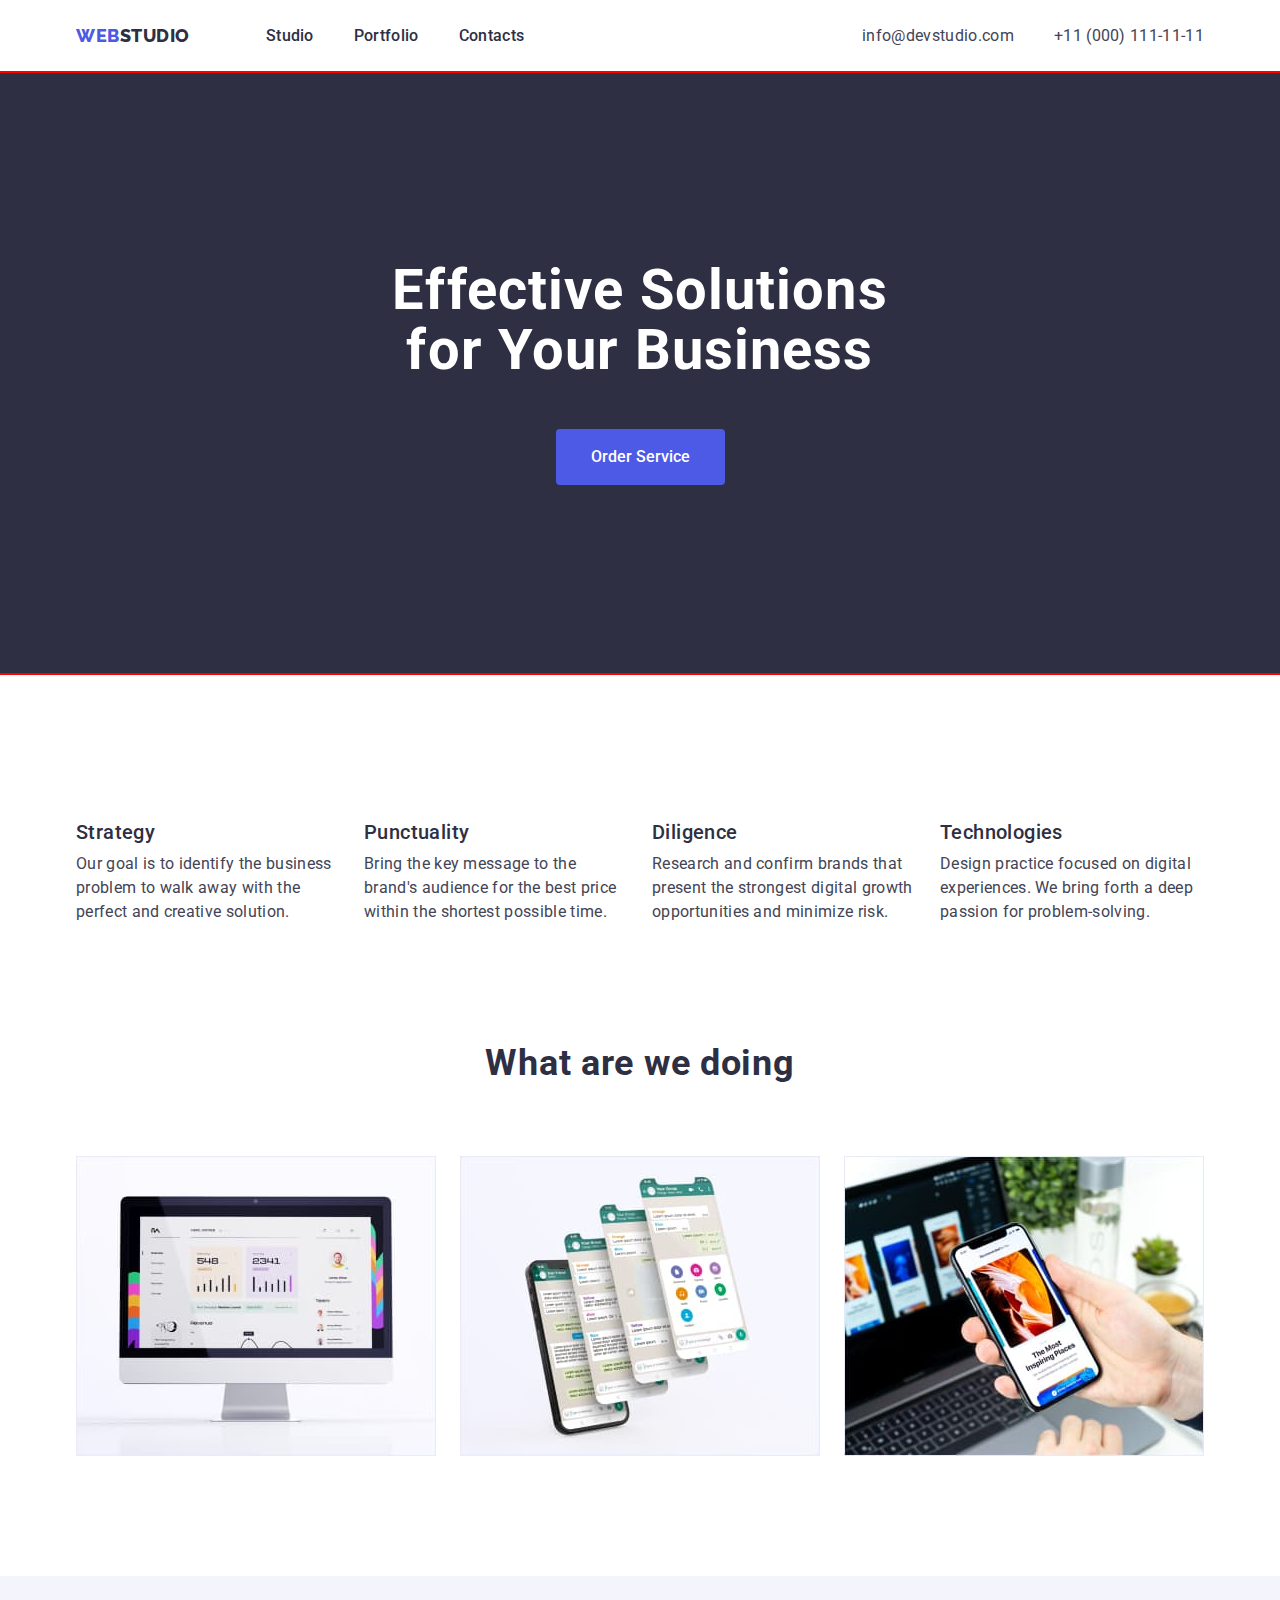
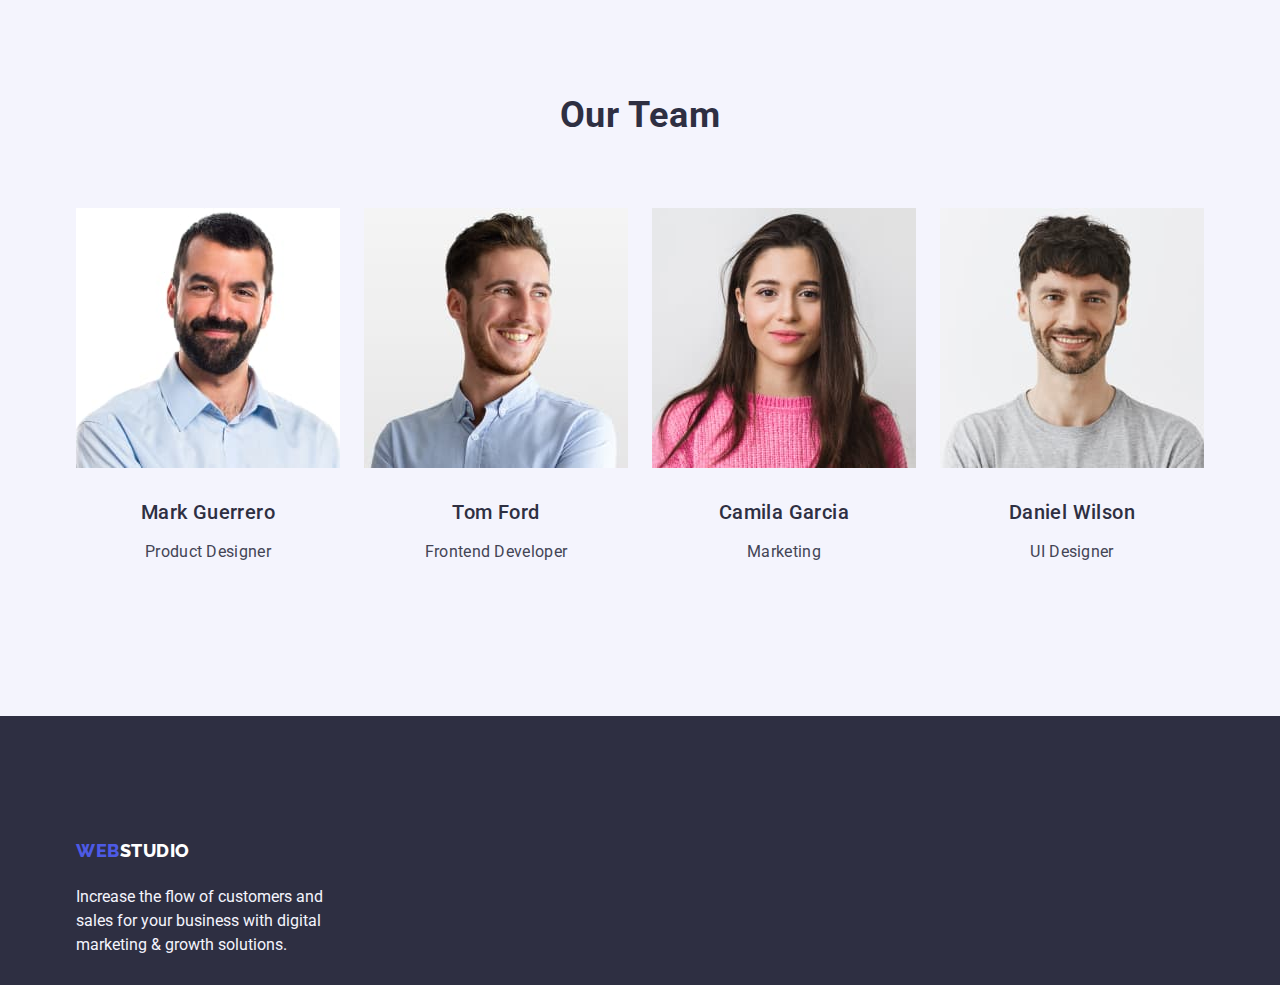
<file: index.html>
<!DOCTYPE html>
<html lang="en">
  <head>
    <meta charset="UTF-8" />
    <meta http-equiv="X-UA-Compatible" content="IE=edge" />
    <meta name="viewport" content="width=device-width, initial-scale=1.0" />
    <title>webstudio</title>
    <link rel="preconnect" href="https://fonts.googleapis.com" />
    <link rel="preconnect" href="https://fonts.gstatic.com" crossorigin />
    <link
      href="https://fonts.googleapis.com/css2?family=Raleway:wght@800&family=Roboto:wght@400;500;700;900&display=swap"
      rel="stylesheet"
    />
    <link
      rel="stylesheet"
      href="https://cdn.jsdelivr.net/npm/modern-normalize@1.1.0/modern-normalize.min.css"
    />
    <link rel="stylesheet" href="./css/styles.css" />
  </head>
  <body>
    <header class="headefr-clas">
      <!--navigation -------------------------------------------------------------------------->
      <div class="container page-header-container">
        <nav class="page-nav">

            <a class="logo" href="./index.html"
            >WEB<span class="studio">Studio</span></a
          >

          <ul class="list list-nav">
            <li class="nav-list-items">
              <a class="nav" href="./index.html">Studio</a>
            </li>
            <li class="nav-list-items">
              <a class="nav" href="./portfolio.html">Portfolio</a>
            </li>
            <li class="nav-list-items">
              <a class="nav" href="">Contacts</a>
            </li>
          </ul>

        </nav>
        <address class="address-list">
          <ul class="list list-nav">
            <li>
              <a class="list-mail" href="mailto:info@devstudio.com"
                >info@devstudio.com</a
              >
            </li>
            <li>
              <a class="list-phone" href="tel:+110001111111"
                >+11 (000) 111-11-11</a
              >
            </li>
          </ul>
        </address>
      </div>
    </header>
    <main>
      <!--section-1 HERO ----------------------------------------------------------------------->
      <section class="hero-containetr">
        <div class="container">
          <h1 class="hero-text">Effective Solutions for Your Business</h1>
            <button class="order-button" type="button">Order Service</button>
        </div>
      </section>
      <!--section-2 FEATURES --------------------------------------------------------------------------->
      <section class="fet-section">
        <div class="container fet-section">
          <h2 hidden>features</h2>
          <ul class="list features-list">
            <li class="features-list-items">
              <h3 class="competition">Strategy</h3>
              <p class="paragraf f-par">
                Our goal is to identify the business problem to walk away with
                the perfect and creative solution.
              </p>
            </li>
            <li class="features-list-items">
              <h3 class="competition">Punctuality</h3>
              <p class="paragraf f-par">
                Bring the key message to the brand's audience for the best price
                within the shortest possible time.
              </p>
            </li>

            <li class="features-list-items">
              <h3 class="competition">Diligence</h3>
              <p class="paragraf f-par">
                Research and confirm brands that present the strongest digital
                growth opportunities and minimize risk.
              </p>
            </li>

            <li class="features-list-items">
              <h3 class="competition">Technologies</h3>
              <p class="paragraf f-par">
                Design practice focused on digital experiences. We bring forth a
                deep passion for problem-solving.
              </p>
            </li>
          </ul>
        </div>
      </section>
      <!--section-3-WHAT ARE WE DOING------------------------------------------------------>
      <section class="do-section">
        <div class="container">
          <h2 class="main-description do-title">What are we doing</h2>
          <ul class="list features do-list">
            <li class="do-li">
              <img
                src="./images/images-mainpage-section2-whatarewedoing/img-1-sq.jpg"
                alt="for PC"
                width="360"
                height="300"
              />
            </li>
            <li class="do-li">
              <img
                src="./images/images-mainpage-section2-whatarewedoing/img-2-sq.jpg"
                alt="for mobile phone"
                width="360"
                height="300"
              />
            </li>
            <li class="do-li">
              <img
                src="./images/images-mainpage-section2-whatarewedoing/img-3-sq.jpg"
                alt="sync pc and mobile"
                width="360"
                height="300"
              />
            </li>
          </ul>
        </div>
      </section>
      <!--section-4 UOR TEAM ------------------------------------------------------------------>
      <section class="team-section">
        <div class="container">
          <h2 class="main-description team-title">Our Team</h2>
          <ul class="list features team-list">
            <li class="employes">
              <img
                src="./images/images-mainpage-section3-ourteam/Mark-Guerrero.jpg"
                width="264"
                height="260"
                alt="Mark Guerrero"
              />
              <div class="team-desc-container">
                <h3 class="competition">Mark Guerrero</h3>
                <p class="paragraf team-par">Product Designer</p>
              </div>
            </li>
            <li class="employes">
              <img
                src="./images/images-mainpage-section3-ourteam/Tom-Ford.jpg"
                width="264"
                height="260"
                alt="Tom Ford"
              />
              <div class="team-desc-container">
                <h3 class="competition">Tom Ford</h3>
                <p class="paragraf team-par">Frontend Developer</p>
              </div>
            </li>
            <li class="employes">
              <img
                src="./images/images-mainpage-section3-ourteam/Camila-Garcia.jpg"
                width="264"
                height="260"
                alt="Camila-Garcia"
              />
              <div class="team-desc-container">
                <h3 class="competition">Camila Garcia</h3>
                <p class="paragraf team-par">Marketing</p>
              </div>
            </li>
            <li class="employes">
              <img
                src="./images/images-mainpage-section3-ourteam/Daniel-Wilson.jpg"
                width="264"
                height="260"
                alt="Daniel-Wilson"
              />
              <div class="team-desc-container">
                <h3 class="competition">Daniel Wilson</h3>
                <p class="paragraf team-par">UI Designer</p>
              </div>
            </li>
          </ul>
        </div>
      </section>
    </main>

    <!--footer ------------------------------------------------------------------------------>
    <footer class="footer-container">
      <div class="container">
        <a href="./index.html" class="logo">WEB<span class="footer-text-studio">STUDIO</span></a>
        <p class="footer-text">
          Increase the flow of customers and sales for your business with
          digital marketing & growth solutions.
        </p>
      </div>
    </footer>
  </body>
</html>
</file>
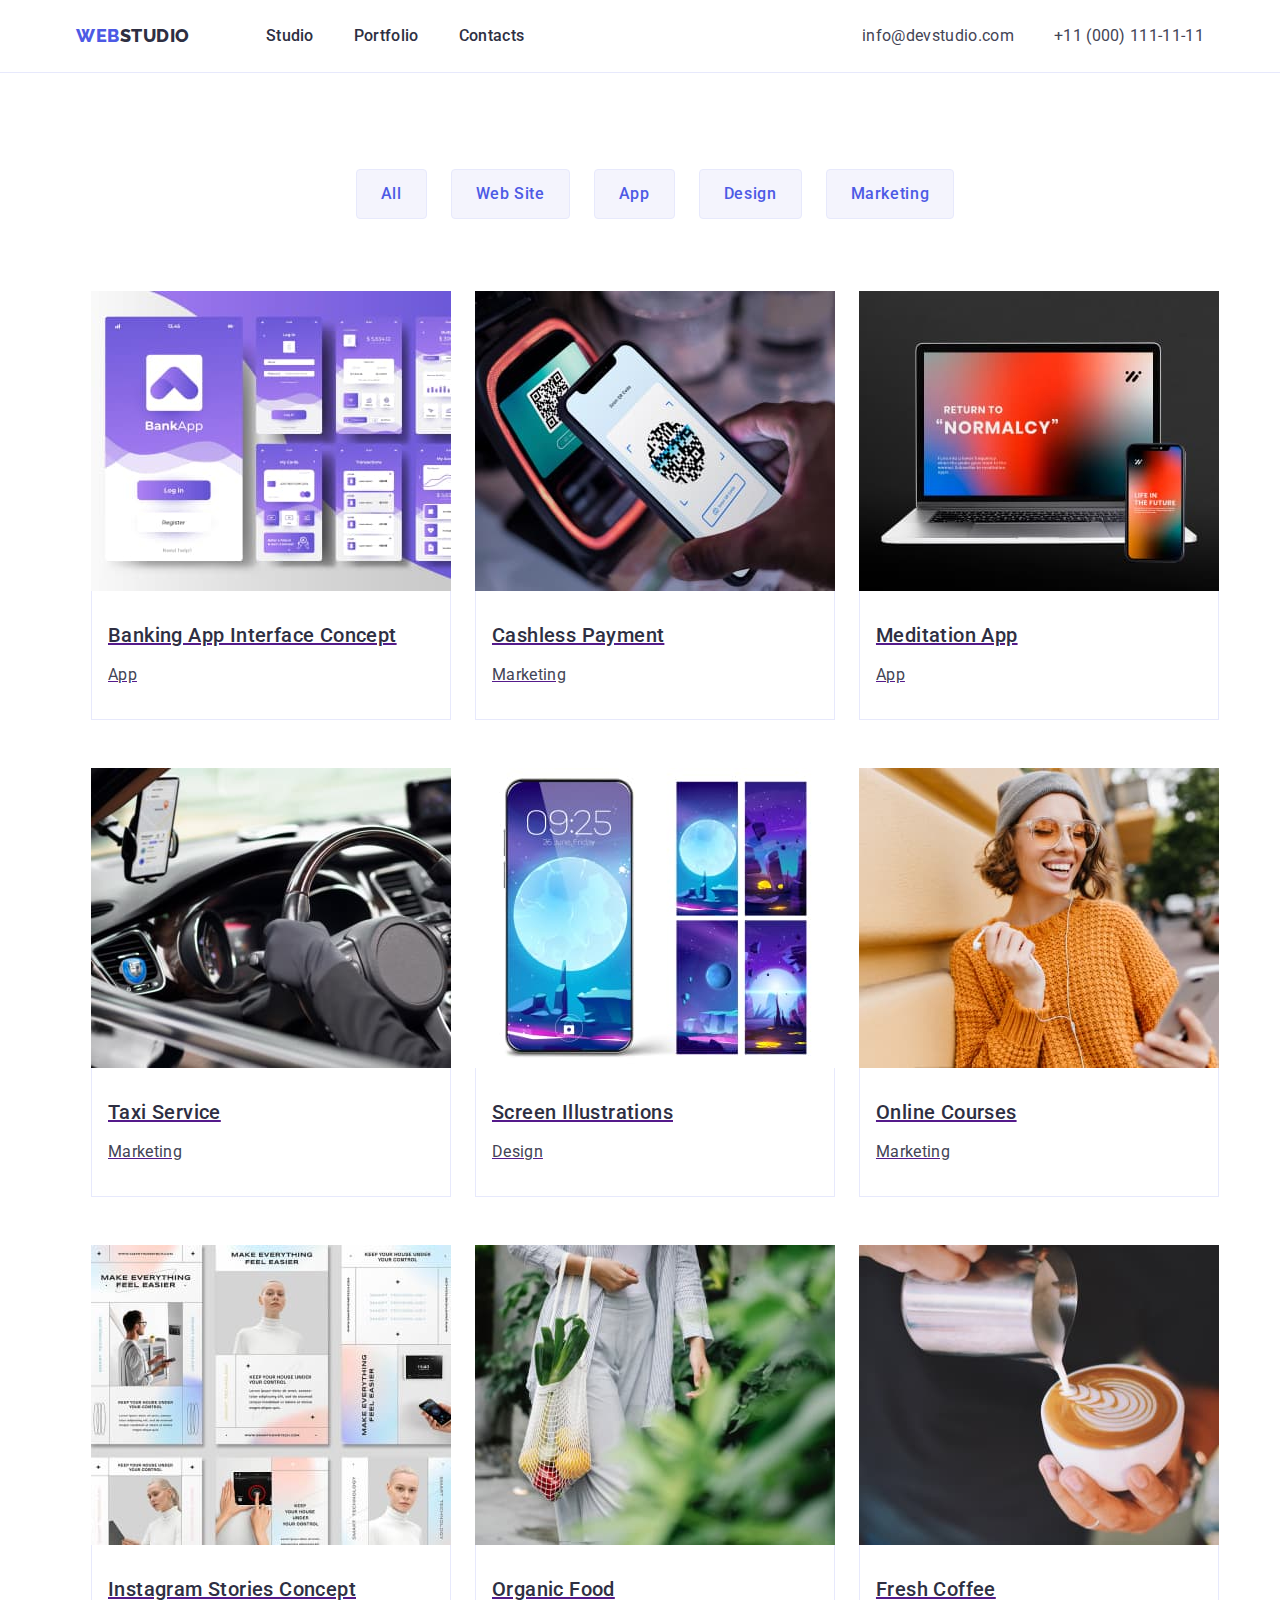
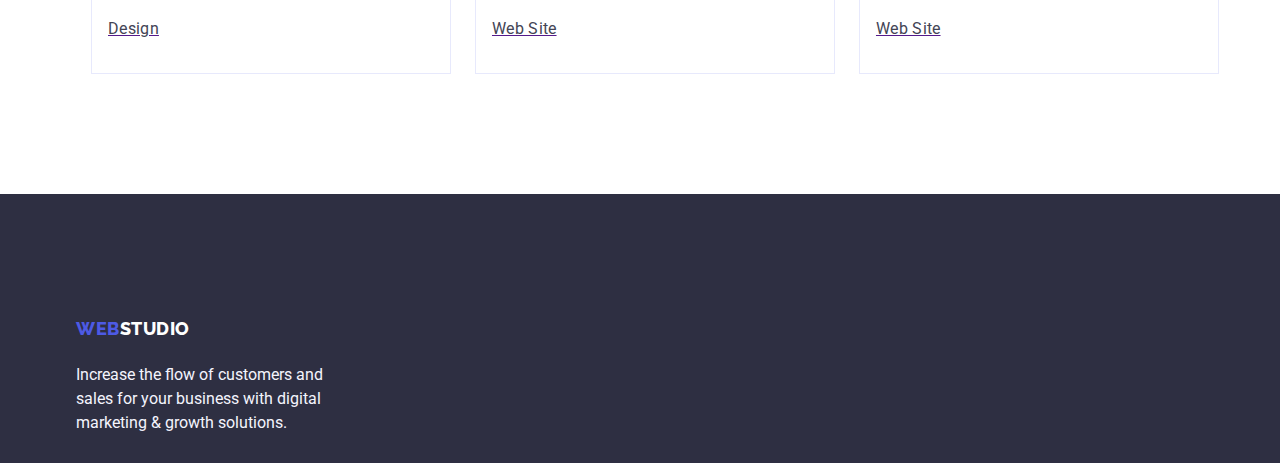
<file: portfolio.html>
<!DOCTYPE html>
<html lang="en">
  <head>
    <meta charset="UTF-8" />
    <meta http-equiv="X-UA-Compatible" content="IE=edge" />
    <meta name="viewport" content="width=device-width, initial-scale=1.0" />
    <title>Portfolio</title>
    <link rel="preconnect" href="https://fonts.googleapis.com" />
    <link rel="preconnect" href="https://fonts.gstatic.com" crossorigin />
    <link
      href="https://fonts.googleapis.com/css2?family=Raleway:wght@800&family=Roboto:wght@400;500;700;900&display=swap"
      rel="stylesheet"
    />
    <link
      rel="stylesheet"
      href="https://cdn.jsdelivr.net/npm/modern-normalize@1.1.0/modern-normalize.min.css"
    />
    <link rel="stylesheet" href="./css/styles.css" />
  </head>

  <body>
    <!-- HEADER HOME---------------------------------------------------------------------- -->
    <header class="portfolio-header">
      <!--navigation------------------------------------------------------------------------>

      <div class="container page-header-container">
        <nav class="page-nav">
          <a class="logo" href="./index.html"
            >WEB<span class="studio">Studio</span>
            </a
          >
          <ul class="list list-nav">
            <li class="nav-list-items">
              <a class="nav" href="./index.html">Studio</a>
            </li>
            <li class="nav-list-items">
              <a class="nav" href="./portfolio.html">Portfolio</a>
            </li>
            <li class="nav-list-items">
              <a class="nav" href="">Contacts</a>
            </li>
          </ul>
        </nav>
        <address class="address-list">
          <ul class="list list-nav">
            <li>
              <a class="list-mail" href="mailto:info@devstudio.com"
                >info@devstudio.com</a
              >
            </li>
            <li>
              <a class="list-phone" href="tel:+110001111111"
                >+11 (000) 111-11-11</a
              >
            </li>
          </ul>
        </address>
      </div>
    </header>
    <!-- HEADER END---------------------------------------------------------------------- -->

    <main class="container">
      <!---buttons1---------------------------------------------------------->

      <section class="portfolio-section">
        <div class="container">
          <h1 hidden>buttons</h1>

          <ul class="list features profile-buttons">
            <li><button class="modal-button" type="button">All</button></li>
            <li>
              <button class="modal-button" type="button">Web Site</button>
            </li>
            <li><button class="modal-button" type="button">App</button></li>
            <li><button class="modal-button" type="button">Design</button></li>
            <li>
              <button class="modal-button" type="button">Marketing</button>
            </li>
          </ul>

          <!--portfolio card-set ----------------------------------------------------------------->

          <ul class="list features card-set">
            <!-- li1 -->
            <li class="card-set-items">
              <a href="">
                <img
                src="./images/images-portfolio-r1/banking-app.jpg"
                alt="Banking App Interface Concept"
                width="360"
                height="300"
              />
              <div class="linc-descr">
                <h2 class="competition">Banking App Interface Concept</h2>
                <p class="paragraf team-par">App</p>
              </div>
              </a>

            </li>
            <!-- li2 -->
            <li class="card-set-items">
              <a href="">
                <img
                src="./images/images-portfolio-r1/cashless-app.jpg"
                alt="Cashless Payment"
                width="360"
                height="300"
              />
              <div class="linc-descr">
                <h2 class="competition">Cashless Payment</h2>
                <p class="paragraf team-par">Marketing</p>
              </div>
              </a>
              
            </li>
            <!-- li3 -->
            <li class="card-set-items">
              <a href="">
                <img
                src="./images/images-portfolio-r1/meditation-app.jpg"
                alt="Meditation App"
                width="360"
                height="300"
              />
              <div class="linc-descr">
                <h2 class="competition">Meditation App</h2>
                <p class="paragraf team-par">App</p>
             </div>
              </a>

            </li>
            <!-- li4 -->
            <li class="card-set-items">
              <a href="">
                <img
                src="./images/images-portfolio-r2/taxi-service.jpg"
                alt="Taxi Service"
                width="360"
                height="300"
              />
              <div class="linc-descr">
                <h2 class="competition">Taxi Service</h2>
                <p class="paragraf team-par">Marketing</p>
              </div>
              </a>
             
            </li>
            <!-- li5 -->
            <li class="card-set-items">
              <a href="">
                <img
                src="./images/images-portfolio-r2/screen-ilustration.jpg"
                alt="Screen Illustrations"
                width="360"
                height="300"
              />
              <div class="linc-descr">
                <h2 class="competition">Screen Illustrations</h2>
                <p class="paragraf team-par">Design</p>
              </div>
              </a>
              
            </li>
            <!-- li6 -->
            <li class="card-set-items">
              <a href="">
                <img
                src="./images/images-portfolio-r2/online-cources.jpg"
                alt="Online Courses"
                width="360"
                height="300"
              />
              <div class="linc-descr">
                <h2 class="competition">Online Courses</h2>
                <p class="paragraf team-par">Marketing</p>
              </div>
              </a>
              
            </li>
            <!-- li7 -->
            <li class="card-set-items">
              <a href="">
                <img
                src="./images/images-portfolio-r3/insta-stories.jpg"
                alt="Instagram Stories Concept"
                width="360"
                height="300"
              />
              <div class="linc-descr">
                <h2 class="competition">Instagram Stories Concept</h2>
                <p class="paragraf team-par">Design</p>
              </div>
              </a>
              
            </li>
            <!-- li8 -->
            <li class="card-set-items">
              <a href="">
                <img
                src="./images/images-portfolio-r3/organic-food.jpg"
                alt="Organic Food"
                width="360"
                height="300"
              />
              <div class="linc-descr">
                <h2 class="competition">Organic Food</h2>
                <p class="paragraf team-par">Web Site</p>
              </div>
              </a>
             
            </li>
            <!-- li9 -->
            <li class="card-set-items">
              <a href="">
                <img
                src="./images/images-portfolio-r3/fresh-coffee.jpg"
                alt="Fresh Coffee"
                width="360"
                height="300"
              />
              <div class="linc-descr">
                <h2 class="competition">Fresh Coffee</h2>
                <p class="paragraf team-par">Web Site</p>
              </div>
              </a>
              
            </li>
          </ul>
        </div>
      </section>
    </main>

    <!--footer ------------------------------------------------------------------------------>
    <footer class="footer-container">
      <div class="container">
        <a href="./index.html" class="logo">WEB<span class="footer-text-studio">STUDIO</span></a>
        <p class="footer-text">
          Increase the flow of customers and sales for your business with
          digital marketing & growth solutions.
        </p>
      </div>
  </body>
</html>
</file>
<file: css/styles.css>
/* basic styles -------------------------------------------------*/

body {
    font-family: "Roboto", sans-serif;
    color: #434455;
    background-color: #FFFFFF;
 

}

.container {
    width: 1158px;
    margin: 0 auto;
    padding: 0 15px;




}
.headefr-clas{
    border-bottom: 1px solid #e7e9fc;
}

.hero-containetr {
    outline: 2px solid red;
    padding-top: 188px;
     padding-bottom: 188px;
     background-color: #2E2F42;
}


.competition {
    font-family: 'Roboto';
    font-style: normal;
    font-weight: 500;
    font-size: 20px;
    line-height: 1.2;
    letter-spacing: 0.02em;
    color: #2E2F42;
    margin-bottom: 8px;
}

.main-description {
    font-family: 'Roboto';
    font-style: normal;
    font-weight: 700;
    font-size: 36px;
    line-height: 1.11;
    letter-spacing: 0.02em;
    color: #2E2F42;
}

.paragraf {
    font-family: 'Roboto' sans-serif;
    font-style: normal;
    font-weight: 400;
    font-size: 16px;
    line-height: 1.5;
    color: #434455;
    letter-spacing: 0.02em
}

.hero-text {
    font-family: 'Roboto' sans-serif;
    font-style: normal;
    font-weight: 700;
    font-size: 36px;
    line-height: 1.11;
    color: #2E2F42;
    max-width: 496px;
    margin-left: auto;
    margin-right: auto;
  

}

/* browser skip- begin------------------ */
h1,
h2,
h3,
h4,
p {
    margin-top: 0;
    margin-bottom: 0;
}


ul,
ol {
    margin-top: 0;
    margin-bottom: 0;
    padding-left: 0;
}

img {
    display: block
}

button {
    cursor: pointer;
}


/* browser sip - end--------------------------- */
.list {

    list-style: none;


  
}

.nav {
    text-decoration: none;
    padding-top: 24px;
    padding-bottom: 24px;
    

}
.address-list{
 
}
.list-mail{
    padding-top: 24px;
    padding-bottom: 24px;
}
.list-phone{
    padding-top: 24px;
    padding-bottom: 24px;
}






/* -navigation ---------------------------------------------*/
.page-nav {
 
    display: flex;
    align-items: center;

    
}

.list-nav {

    display: flex;
    align-items: center;
    gap: 40px;
    padding-top: 24px;
    padding-bottom: 24px;


}

.page-header-container {
    display: flex;



}

.portfolio-header{
    border-bottom: 1px solid #e7e9fc;
}

.logo {

    font-family: 'Raleway', sans-serif;
    font-style: normal;
    font-weight: 800;
    font-size: 18px;
    line-height: 1.17;
    color: #4D5AE5;
    text-decoration: none;
    letter-spacing: 0.03em;
    text-transform: uppercase;
    margin-right: 76px;
    display: inline-block;
 
    padding-top: 24px;
    padding-bottom: 24px;






}
.studio{
    padding-top: 24px;
    padding-bottom: 24px;
}

span {
    font-family: 'Raleway' sans-serif;
    font-style: normal;
    font-weight: 800;
    font-size: 18px;
    line-height: 1.17;
    color: #2E2F42;
    text-decoration: none;
  
}

.nav {
   
    font-family: 'Roboto' sans-serif;
    font-style: normal;
    font-weight: 500;
    font-size: 16px;
    line-height: 1.5;
    color: #2E2F42;
    letter-spacing: 0.02em
}

.address-list {
    margin-left: auto;
}

.nav:hover,
.nav:focus {
    color: #404bbf;
}

.list-mail {
    font-family: 'Roboto' sans-serif;
    font-style: normal;
    font-weight: 400;
    font-size: 16px;
    line-height: 1.5;
    color: #434455;
    text-decoration: none;
    letter-spacing: 0.02em;
 
}

.list-mail:hover,
.list-mail:focus {
    color: #404bbf;
}

.list-phone {
    font-family: 'Roboto';
    font-style: normal;
    font-weight: 400;
    font-size: 16px;
    line-height: 1.5;
    color: #434455;
    text-decoration: none;
    letter-spacing: 0.02em;


}

.list-phone:hover,
.list-mail:focus {
    color: #404bbf;
}

/*hero-section ------------------------------------------------ */
.hero-text {
    font-family: 'Roboto' sans-serif;
    font-style: normal;
    font-weight: 700;
    font-size: 56px;
    line-height: 1.07;
    letter-spacing: 0.02em;
    color: #FFFFFF;
    background-color: #2E2F42;
    text-align: center
}

.order-button {
    display: block;
    background: #4D5AE5;
    font-family: 'Roboto' sans-serif;
    font-style: normal;
    font-weight: 500;
    font-size: 16px;
    line-height: 1.5;
    color: #FFFFFF;
    cursor: pointer;
    padding-top: 16px;
    padding-bottom: 16px;
    padding-left: 32px;
    padding-right: 32px;
    min-width: 169px;
    height: 56px;
    border: none;
    border-radius: 4px;
    margin-left: auto;
    margin-right: auto;
    margin-top: 48px;

}

.footer-text {
   

    font-family: 'Roboto' sans-serif;
    font-style: normal;
    font-weight: 400;
    font-size: 16px;
    line-height: 1.5;
    color: #F4F4FD;
    position: absolute;
width: 264px;
height: 72px;





}

.footer-container {

     background-color: #2E2F42;
 
    padding-top: 100px;
    padding-bottom: 100px;

    
}


/* portfolio-buttons---------------------------------------------- */
.modal-button {
    font-family: 'Roboto' sans-serif;
    font-style: normal;
    font-weight: 500;
    font-size: 16px;
    line-height: 1.5;
    color: #4D5AE5;
    background-color: #F4F4FD;
    letter-spacing: 0.04em;
    padding: 12px 24px;
    border-radius: 4px;
    border: 1px solid #e7e9fc
}

.modal-button:hover,
.modal-button:focus {
    background-color: #404BBF;
    color: #FFFFFF;
    cursor: pointer;
    border: 1px solid transparent;

}



/* -section-2 FEATURES --------------------------------- */
.fet-section{
  
margin-top: 147px;

}
.features-list{
display: flex;
gap: 24px;
justify-content: center;

}

.features-list-items{
    flex-basis: calc((100% - 3 * 24px) / 4);
}
.features{
    column-gap: 24px;
     row-gap: 48px;
}



/* section-3-WHAT ARE WE DOING--------------------------------- */

.do-section{
   
    padding-top: 120px;
    padding-bottom: 120px;
    text-align: center;
}
.do-title{
  
    margin-bottom: 72px;
    text-align: center;
}
.do-list{
    display: flex;
    flex-wrap: wrap;
    gap: 24px;
    justify-content: center;
    
}
.do-li{
    
flex-basis: calc((100% - 48px) / 3);
 
  
}



/* section4 - OUR TEAM ------------------ */

.team-section {
    background-color: #F4F4FD;
    padding-top: 120px;
    padding-bottom: 120px;

}

.team-title {
    margin-bottom: 72px;
    text-align: center;
}

.team-list {
    display: flex;
    flex-wrap: wrap;
    gap: 24px;


}

.team-desc-container {

    padding: 32px 16px;
    text-align: center;
}

.team-par {
    padding-top: 8px;
}
.employes{
    border-radius: 0px 0px 4px 4px;


}

/* potrfolio card-set ------------------------ */

.portfolio-section{
    padding-top: 96px;
    padding-bottom: 120px;
}
.card-set {


    padding: 0;
    margin: 0;
    list-style: none;
    display: flex;
    flex-wrap: wrap;



}

.card-set-items {
 

    width: calc((100% - 48px) / 3);



}

.card-set-items-desc {
  
padding: 32px 16px;
border: 1px solid #E7E9FC;
border-top:none;

}

.profile-buttons {
    
    display: flex;
    flex-direction: row;
    gap: 24px;
    margin-bottom: 72px;
    justify-content: center;}

    .linc-descr{
        padding: 32px 16px;
        border: 1px solid #e7e9fc;
        border-top: none;
    }
    .footer-text-studio{
        color: white;
    }
    .fott-text-container{
        margin-left: 156px;

    }
</file>
